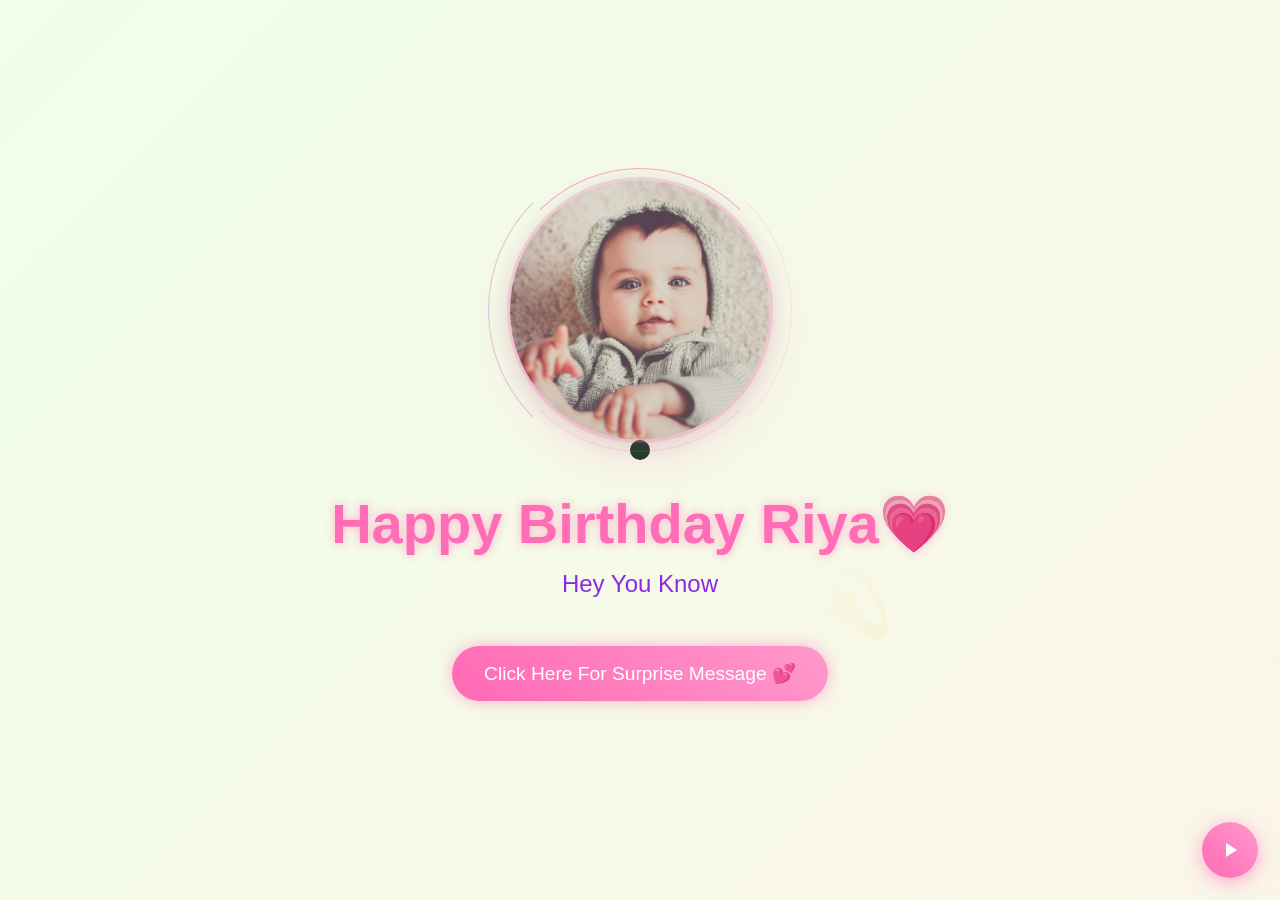
<file: index.html>
<!DOCTYPE html>
<html lang="en">
<head>
    <meta charset="UTF-8">
    <meta name="viewport" content="width=device-width, initial-scale=1.0">
    <title>Happy Birthday</title>
    <script src="https://cdnjs.cloudflare.com/ajax/libs/gsap/3.12.2/gsap.min.js"></script>
    <link rel="stylesheet" href="style.css">
</head>
<body>
    <div class="cursor"> </div>
    <div class="container">

        <div class="birthday-photo-wrapper">
            <img src="d5.jpg" alt="Birthday Photo" class="birthday-photo" />
        </div>

        <h1>Happy Birthday Riya💗</h1>
        <div class="greeting"></div>
        <button class="cta-button">Click Here For Surprise Message 💕</button>
    </div>

    <script src="script.js"></script>
    <script src="music.js"></script>
</body>
</html>
</file>
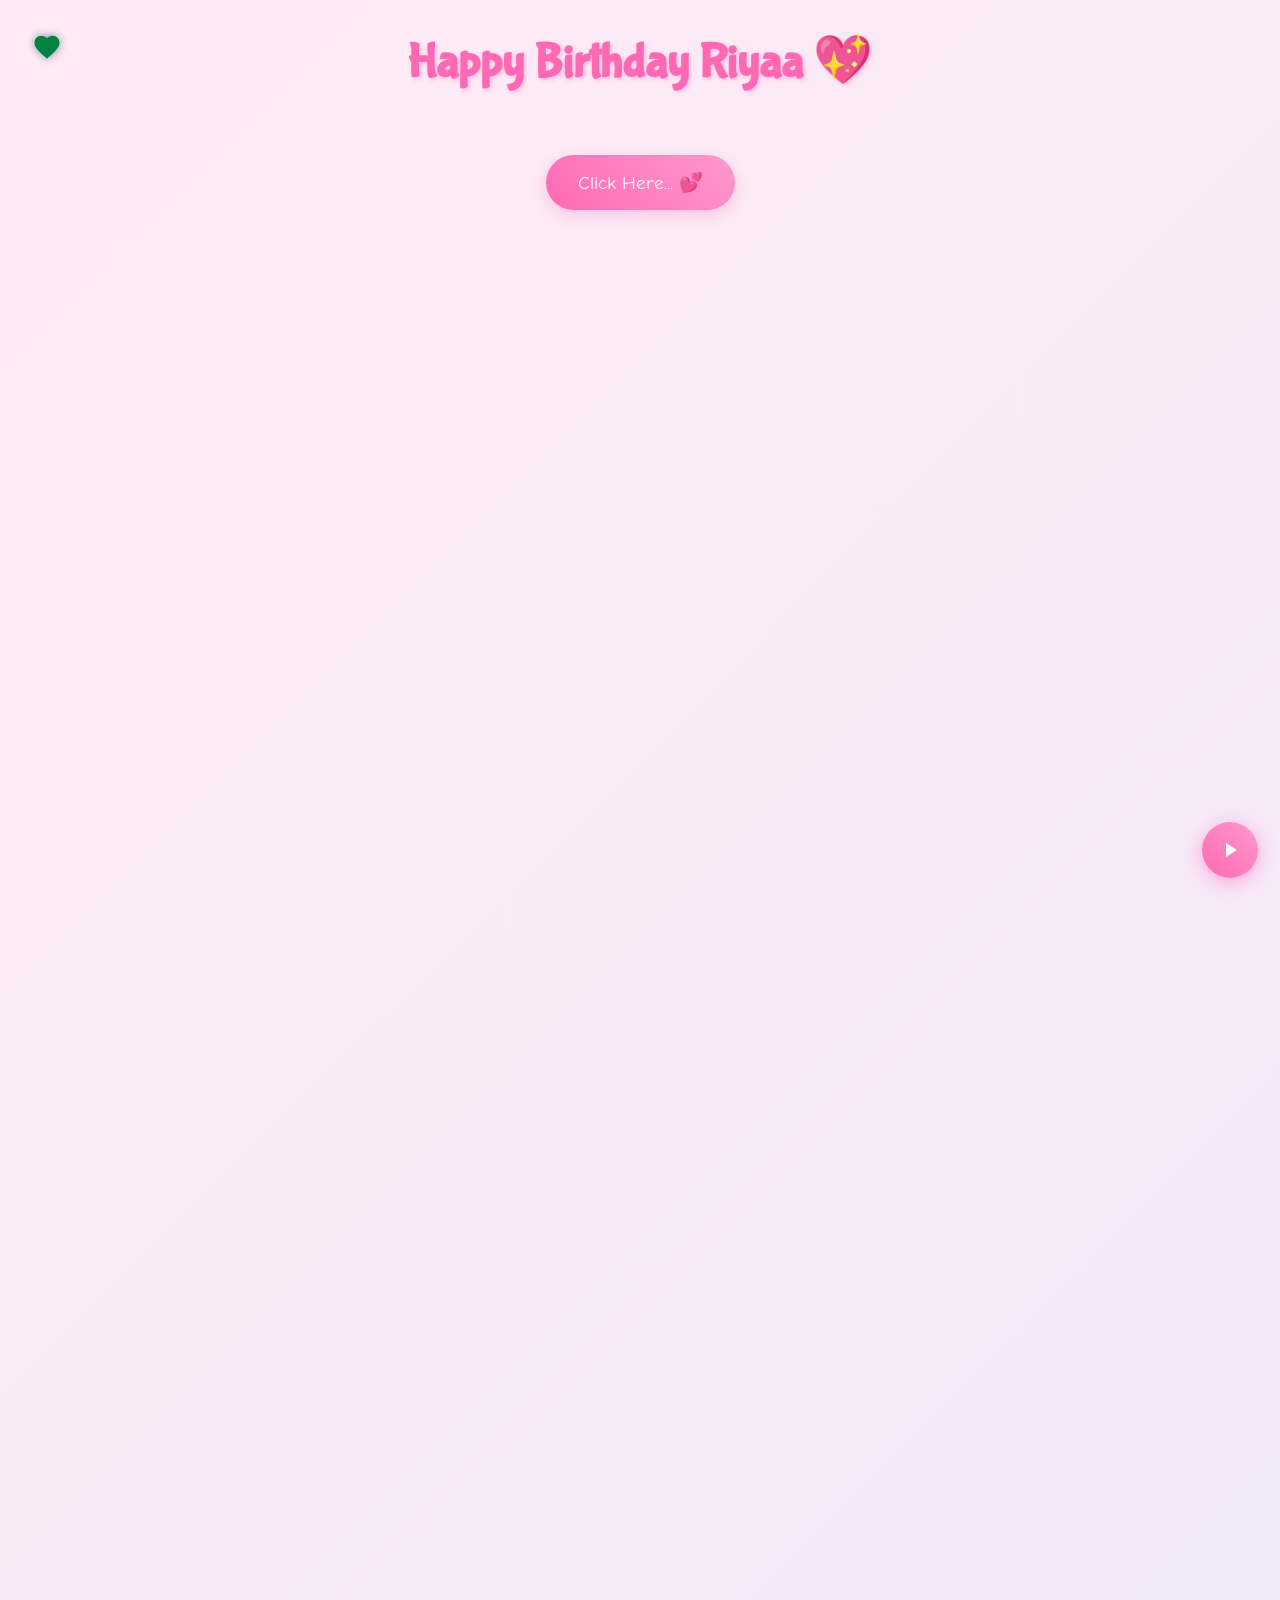
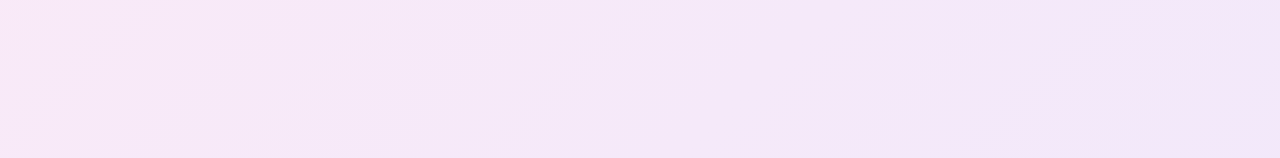
<file: cause.html>
<!DOCTYPE html>
<html lang="en">
<head>
    <meta charset="UTF-8">
    <meta name="viewport" content="width=device-width, initial-scale=1.0">
    <title>Why You're My Best Friend! 💖</title>
    <script src="https://cdnjs.cloudflare.com/ajax/libs/gsap/3.12.2/gsap.min.js"></script>
    <link rel="stylesheet" href="./cause.css">
    <style>
       
    </style>
</head>
<body>
    <div class="custom-cursor">
        <svg viewBox="0 0 24 24">
            <path fill="#ff69b4" d="M12 21.35l-1.45-1.32C5.4 15.36 2 12.28 2 8.5 2 5.42 4.42 3 7.5 3c1.74 0 3.41.81 4.5 2.09C13.09 3.81 14.76 3 16.5 3 19.58 3 22 5.42 22 8.5c0 3.78-3.4 6.86-8.55 11.54L12 21.35z"/>
        </svg>
    </div>

    <div class="container">
        <h1>Happy Birthday Riyaa 💖</h1>
        
        <div id="reasons-container"></div>
        
        <button class="shuffle-button">Click Here... 💕</button>
        <div class="reason-counter"></div>

        <div class="ending-section">
            <div class="teddy-hug">
                <img src="./d1.jpg" alt="Teddy Hug">
            </div>
            <div class="ending-text">You're the BESTEST ! 💖</div>
        </div>
    </div>

    <script src="cause.js">
       
    </script>
    <script src="music.js"></script>
</body>
</html>
</file>
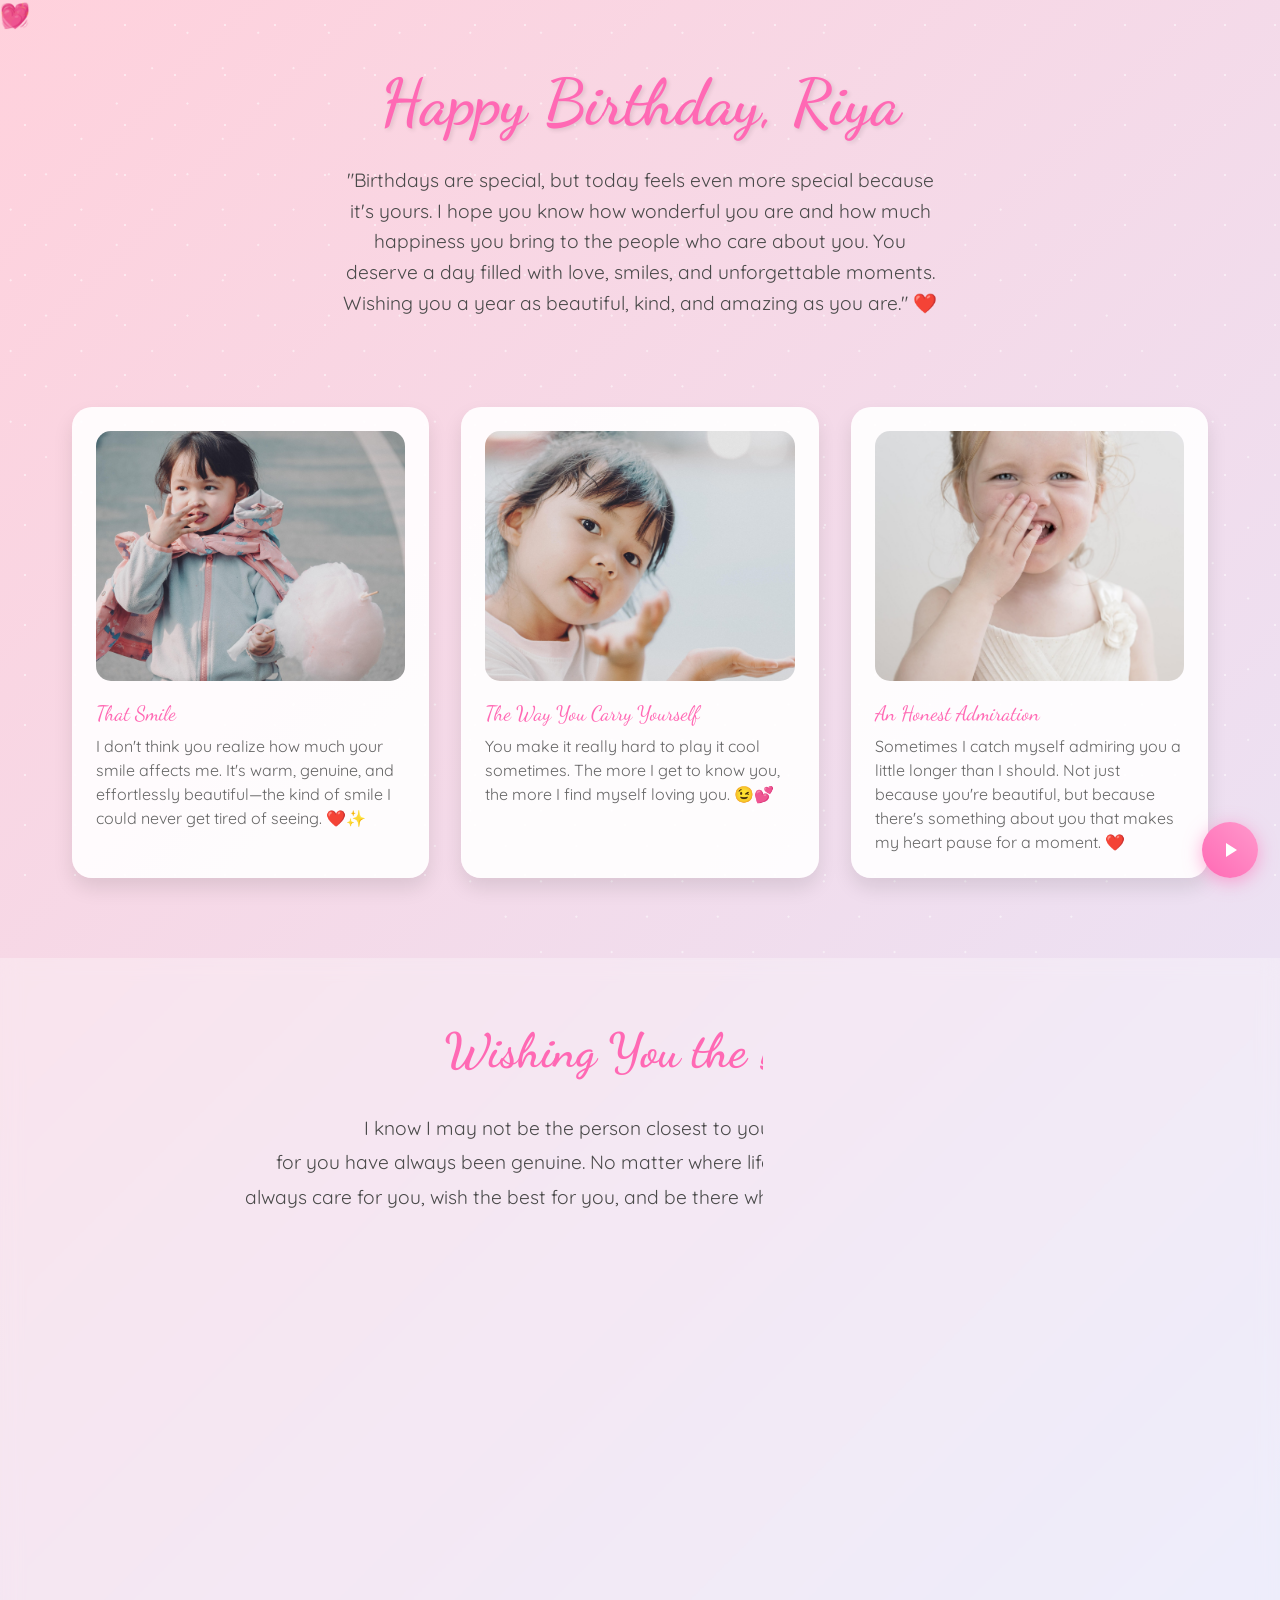
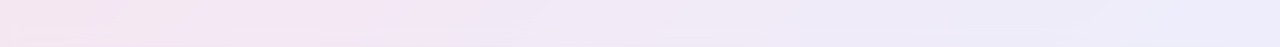
<file: last.html>
<!DOCTYPE html>
<html lang="en">

<head>
    <meta charset="UTF-8">
    <meta name="viewport" content="width=device-width, initial-scale=1.0">
    <title>Happy Birthday, riyaa ✨</title>
    <style>
        @import url('https://fonts.googleapis.com/css2?family=Dancing+Script:wght@700&family=Quicksand:wght@300;400;500;600&display=swap');

        * {
            margin: 0;
            padding: 0;
            box-sizing: border-box;
        }

        body {
            min-height: 100vh;
            background: linear-gradient(135deg,
                    #ffd1dc 0%,
                    #e6e6fa 25%,
                    #ffefd5 50%,
                    #e6e6fa 75%,
                    #ffd1dc 100%);
            background-size: 400% 400%;
            animation: gradientFlow 15s ease infinite;
            font-family: 'Quicksand', sans-serif;
            overflow-x: hidden;
            color: #4a4a4a;
        }

        @keyframes gradientFlow {
            0% {
                background-position: 0% 50%;
            }

            50% {
                background-position: 100% 50%;
            }

            100% {
                background-position: 0% 50%;
            }
        }

        /* Sparkle Effect */
        .magic-sparkles {
            position: fixed;
            top: 0;
            left: 0;
            width: 100%;
            height: 100%;
            pointer-events: none;
            z-index: 1;
        }

        .magic-sparkles::before,
        .magic-sparkles::after {
            content: '';
            position: absolute;
            width: 100%;
            height: 100%;
            background-image: radial-gradient(circle, white 1px, transparent 1px);
            background-size: 50px 50px;
            animation: sparkleLayer 8s linear infinite;
            opacity: 0.5;
        }

        .magic-sparkles::after {
            animation-delay: -4s;
            transform: rotate(45deg);
        }

        @keyframes sparkleLayer {
            0% {
                transform: translateY(0);
            }

            100% {
                transform: translateY(-50px);
            }
        }

        /* Floating Hearts */
        .floating-hearts {
            position: fixed;
            width: 100%;
            height: 100%;
            pointer-events: none;
            z-index: 2;
        }

        .heart {
            position: absolute;
            font-size: 1.5rem;
            color: rgba(255, 105, 180, 0.6);
            animation: floatHeart var(--float-duration, 6s) ease-in-out infinite;
            animation-delay: var(--delay, 0s);
        }

        @keyframes floatHeart {
            0% {
                transform: translate(0, 100vh) rotate(0deg);
            }

            100% {
                transform: translate(var(--translate-x, 0), -100vh) rotate(360deg);
            }
        }

        /* Welcome Section */
        .welcome {
            text-align: center;
            padding: 4rem 2rem 2rem;
            position: relative;
            z-index: 3;
        }

        .welcome h1 {
            font-family: 'Dancing Script', cursive;
            font-size: 4rem;
            color: #ff69b4;
            text-shadow: 2px 2px 4px rgba(0, 0, 0, 0.1);
            animation: fadeInScale 2s ease;
        }

        .welcome p {
            font-size: 1.2rem;
            max-width: 600px;
            margin: 1.5rem auto;
            line-height: 1.6;
            animation: fadeIn 2s ease 0.5s both;
        }

        /* Note Cards (replacing "memories") */
        .memory-container {
            max-width: 1200px;
            margin: 0 auto;
            padding: 2rem;
            display: grid;
            grid-template-columns: repeat(auto-fit, minmax(300px, 1fr));
            gap: 2rem;
            z-index: 3;
            position: relative;
        }

        .memory-card {
            background: rgba(255, 255, 255, 0.9);
            border-radius: 20px;
            padding: 1.5rem;
            box-shadow: 0 10px 20px rgba(0, 0, 0, 0.1);
            transition: all 0.5s cubic-bezier(0.4, 0, 0.2, 1);
            position: relative;
            overflow: hidden;
        }

        .memory-card:hover {
            transform: translateY(-10px) scale(1.02);
            box-shadow: 0 15px 30px rgba(0, 0, 0, 0.15);
        }

        .memory-card::before {
            content: '';
            position: absolute;
            top: 0;
            left: 0;
            width: 100%;
            height: 100%;
            background: linear-gradient(45deg, transparent, rgba(255, 255, 255, 0.4), transparent);
            transform: translateX(-100%);
            transition: 0.5s;
        }

        .memory-card:hover::before {
            transform: translateX(100%);
        }

        .memory-img {
            width: 100%;
            height: 250px;
            object-fit: cover;
            border-radius: 15px;
            margin-bottom: 1rem;
            transition: transform 0.5s ease;
        }

        .memory-card:hover .memory-img {
            transform: scale(1.05);
        }

        .memory-date {
            font-family: 'Dancing Script', cursive;
            color: #ff69b4;
            font-size: 1.3rem;
            margin-bottom: 0.5rem;
        }

        .memory-caption {
            font-size: 1rem;
            line-height: 1.5;
            color: #666;
        }

        /* Final Message Section */
        .final-message {
            text-align: center;
            padding: 4rem 2rem;
            background: rgba(255, 255, 255, 0.3);
            backdrop-filter: blur(10px);
            margin-top: 3rem;
            position: relative;
            z-index: 3;
        }

        .final-message h2 {
            font-family: 'Dancing Script', cursive;
            font-size: 3rem;
            color: #ff69b4;
            margin-bottom: 2rem;
            animation: heartbeat 2s infinite;
        }

        @keyframes heartbeat {

            0%,
            100% {
                transform: scale(1);
            }

            50% {
                transform: scale(1.1);
            }
        }

        .final-message p {
            font-size: 1.2rem;
            max-width: 800px;
            margin: 0 auto 2rem;
            line-height: 1.8;
        }

        .final-message .small-note {
            font-size: 0.95rem;
            color: #888;
            max-width: 600px;
            margin: 0 auto;
            line-height: 1.6;
        }

        .goodbye-btn {
            display: inline-block;
            padding: 1rem 2rem;
            font-size: 1.2rem;
            background: linear-gradient(45deg, #ff69b4, #da70d6);
            color: white;
            border: none;
            border-radius: 50px;
            cursor: pointer;
            text-decoration: none;
            transition: all 0.3s ease;
            box-shadow: 0 5px 15px rgba(255, 105, 180, 0.4);
            animation: float 3s infinite ease-in-out;
        }

        .goodbye-btn:hover {
            transform: translateY(-5px);
            box-shadow: 0 8px 20px rgba(255, 105, 180, 0.6);
        }

        @keyframes float {

            0%,
            100% {
                transform: translateY(0);
            }

            50% {
                transform: translateY(-10px);
            }
        }

        /* Animations */
        @keyframes fadeInScale {
            0% {
                opacity: 0;
                transform: scale(0.8);
            }

            100% {
                opacity: 1;
                transform: scale(1);
            }
        }

        @keyframes fadeIn {
            0% {
                opacity: 0;
            }

            100% {
                opacity: 1;
            }
        }

        /* Custom Scrollbar */
        ::-webkit-scrollbar {
            width: 12px;
        }

        ::-webkit-scrollbar-track {
            background: rgba(255, 255, 255, 0.4);
        }

        ::-webkit-scrollbar-thumb {
            background: linear-gradient(45deg, #ff69b4, #da70d6);
            border-radius: 6px;
        }

        /* Responsive Design */
        @media (max-width: 768px) {
            .welcome h1 {
                font-size: 3rem;
            }

            .memory-container {
                grid-template-columns: 1fr;
            }

            .final-message h2 {
                font-size: 2.5rem;
            }
        }
    </style>
</head>

<body>
    <div class="magic-sparkles"></div>
    <div class="floating-hearts">
        <div class="heart" style="--float-duration: 6s; --delay: 0s; --translate-x: 20px;">💝</div>
        <div class="heart" style="--float-duration: 8s; --delay: 1s; --translate-x: -30px;">💖</div>
        <div class="heart" style="--float-duration: 7s; --delay: 2s; --translate-x: 40px;">💗</div>
        <div class="heart" style="--float-duration: 9s; --delay: 3s; --translate-x: -20px;">💓</div>
        <div class="heart" style="--float-duration: 5s; --delay: 4s; --translate-x: 30px;">💕</div>
    </div>

    <section class="welcome">
        <h1>Happy Birthday, Riya</h1>
        <p>"Birthdays are special, but today feels even more special because it's yours. I hope you know how wonderful you are and how much happiness you bring to the people who care about you. You deserve a day filled with love, smiles, and unforgettable moments. Wishing you a year as beautiful, kind, and amazing as you are." ❤️</p>
    </section>

    <div class="memory-container">
        <div class="memory-card">
            <img src="./d1.jpg" alt="Her smile" class="memory-img">
            <div class="memory-date">That Smile</div>
            <div class="memory-caption">I don't think you realize how much your smile affects me. It's warm, genuine, and effortlessly beautiful—the kind of smile I could never get tired of seeing. ❤️✨
</div>
        </div>
        <div class="memory-card">
            <img src="./d2.jpg" alt="Her energy" class="memory-img">
            <div class="memory-date">The Way You Carry Yourself</div>
            <div class="memory-caption">You make it really hard to play it cool sometimes. The more I get to know you, the more I find myself loving you. 😉💕</div>
        </div>
        <div class="memory-card">
            <img src="./d3.jpg" alt="Her vibe" class="memory-img">
            <div class="memory-date">An Honest Admiration</div>
            <div class="memory-caption">Sometimes I catch myself admiring you a little longer than I should. Not just because you're beautiful, but because there's something about you that makes my heart pause for a moment. ❤️
</div>
        </div>
    </div>

    <section class="final-message">
        <h2>Wishing You the Best</h2>
        <p>I know I may not be the person closest to you, but my feelings <br>
             for you have always been genuine. No matter where life takes us, a part of me 
         will <br> always care for you, wish the best for you, and be there whenever you need someone.🌸<br>
             Some feelings don't fade with time and my admiration for you is one of them.❤️ <br>
<br>
            Whatever this year brings, I hope it's full of good people, good moments, and everything you've been
            wanting for yourself.🌸</p>
        <p>Happy birthday, Riyaa. Here's to you having a year as bright as your smile.✨</p>
        <!-- <p class="small-note">If this ever finds its way to you and you'd like to talk, I'd genuinely love that —
            no pressure either way. 💛</p> -->
        <a href="#" class="goodbye-btn">Take Care 💝</a> <br> <br>
        <a href="#" class="goodbye-btn">Lots Of Loveee 💝</a>
    </section>

    <script src="music.js"></script>
</body>

</html>
</file>
<file: style.css>
* {
    margin: 0;
    padding: 0;
    box-sizing: border-box;
    cursor: none;
}

body {
    min-height: 100vh;
    display: flex;
    flex-direction: column;
    align-items: center;
    justify-content: center;
    background: linear-gradient(-45deg, #fee9f7, #e8f5fe, #fef2e8, #f0ffe8);
    background-size: 400% 400%;
    animation: gradientBG 15s ease infinite;
    font-family: 'Arial Rounded MT Bold', Arial, sans-serif;
    overflow: hidden;
    position: relative;
}

.cursor {
    width: 20px;
    height: 20px;
    background: pink;
    border-radius: 50%;
    position: fixed;
    pointer-events: none;
    mix-blend-mode: difference;
    transition: transform 0.2s;
}

.container {
    text-align: center;
    z-index: 1;
}

h1 {
    font-size: 3.5rem;
    color: #ff69b4;
    text-shadow: 0 0 10px rgba(255, 105, 180, 0.5);
    margin-bottom: 2rem;
    opacity: 0;
}

.greeting {
    font-size: 1.5rem;
    color: #8a2be2;
    margin-bottom: 3rem;
    min-height: 2em;
}

.cta-button {
    padding: 1rem 2rem;
    font-size: 1.2rem;
    background: linear-gradient(45deg, #ff69b4, #ff99cc);
    border: none;
    border-radius: 50px;
    color: white;
    cursor: pointer;
    box-shadow: 0 0 15px rgba(255, 105, 180, 0.5);
    transition: transform 0.3s, box-shadow 0.3s;
    opacity: 0;
}

.cta-button:hover {
    transform: scale(1.1);
    box-shadow: 0 0 25px rgba(255, 105, 180, 0.7);
}

.floating {
    position: absolute;
    pointer-events: none;
    opacity: 0;
}

@keyframes gradientBG {
    0%   { background-position: 0% 50%; }
    50%  { background-position: 100% 50%; }
    100% { background-position: 0% 50%; }
}

/* ── PHOTO DESIGN (aesthetic) ── */
.birthday-photo-wrapper {
    position: relative;
    width: 260px;
    height: 260px;
    margin: 0 auto 2rem;
}

/* outer thin spinning arc */
.birthday-photo-wrapper::before {
    content: '';
    position: absolute;
    inset: -12px;
    border-radius: 50%;
    border: 1.5px solid transparent;
    border-top-color: rgba(255, 105, 180, 0.6);
    border-bottom-color: rgba(255, 105, 180, 0.2);
    animation: arcSpin 7s linear infinite;
}

/* second arc, opposite direction, pink-purple */
.birthday-photo-wrapper::after {
    content: '';
    position: absolute;
    inset: -22px;
    border-radius: 50%;
    border: 1px solid transparent;
    border-left-color: rgba(180, 80, 200, 0.35);
    border-right-color: rgba(255, 105, 180, 0.15);
    animation: arcSpin 12s linear infinite reverse;
}

@keyframes arcSpin {
    from { transform: rotate(0deg); }
    to   { transform: rotate(360deg); }
}

.birthday-photo {
    width: 100%;
    height: 100%;
    object-fit: cover;
    border-radius: 50%;
    display: block;
    box-shadow:
        0 0 0 3px rgba(255, 105, 180, 0.25),
        0 16px 48px rgba(255, 105, 180, 0.2),
        0 4px 24px rgba(0, 0, 0, 0.12);
    animation: subtleFloat 5s ease-in-out infinite;
}

@keyframes subtleFloat {
    0%, 100% { transform: translateY(0px); }
    50%       { transform: translateY(-7px); }
}

@media (max-width: 768px) {
    h1 { font-size: 2rem; }
    .greeting { font-size: 1.2rem; }
    .cta-button { font-size: 1rem; }
    .birthday-photo-wrapper { width: 200px; height: 200px; }
}
</file>
<file: cause.css>
@import url('https://fonts.googleapis.com/css2?family=Bubblegum+Sans&family=Comic+Neue:wght@700&family=Quicksand:wght@500&display=swap');

* {
    margin: 0;
    padding: 0;
    box-sizing: border-box;
    cursor: none;
}

body {
    min-height: 100vh;
    background: linear-gradient(-45deg, #ffe6e6, #e6e6ff, #ffebf5);
    background-size: 400% 400%;
    animation: gradientBG 15s ease infinite;
    font-family: 'Quicksand', sans-serif;
    overflow-x: hidden;
    padding: 2rem;
}

.custom-cursor {
    width: 30px;
    height: 30px;
    position: fixed;
    pointer-events: none;
    z-index: 9999;
    mix-blend-mode: difference;
    transition: transform 0.1s;
}

.custom-cursor svg {
    width: 100%;
    height: 100%;
    filter: drop-shadow(0 0 5px rgba(255, 182, 193, 0.5));
}

.container {
    max-width: 1200px;
    margin: 0 auto;
    text-align: center;
    position: relative;
    z-index: 1;
}

h1 {
    font-family: 'Bubblegum Sans', cursive;
    font-size: 3rem;
    color: #ff69b4;
    text-shadow: 2px 2px 4px rgba(255, 105, 180, 0.3);
    margin-bottom: 2rem;
    animation: bounce 1s ease infinite;
}

.reason-card {
    background: rgba(255, 255, 255, 0.9);
    border-radius: 20px;
    padding: 2rem;
    margin: 1.5rem;
    box-shadow: 0 5px 15px rgba(0, 0, 0, 0.1);
    transition: transform 0.3s, box-shadow 0.3s;
    cursor: pointer;
    position: relative;
    overflow: hidden;
}

.reason-card:hover {
    transform: translateY(-5px);
    box-shadow: 0 8px 25px rgba(255, 105, 180, 0.2);
}

.reason-text {
    font-size: 1.2rem;
    margin-bottom: 1rem;
    position: relative;
    z-index: 2;
}

.gif-overlay {
    position: absolute;
    top: 0;
    left: 0;
    width: 100%;
    height: 100%;
    background: rgba(255, 255, 255, 0.95);
    display: flex;
    align-items: center;
    justify-content: center;
    opacity: 0;
    transition: opacity 0.3s;
    z-index: 1;
}

.reason-card:hover .gif-overlay {
    opacity: 1;
}

.shuffle-button {
    background: linear-gradient(45deg, #ff69b4, #ff99cc);
    border: none;
    border-radius: 50px;
    padding: 1rem 2rem;
    font-size: 1.2rem;
    color: white;
    margin: 2rem 0;
    cursor: pointer;
    transition: transform 0.3s;
    font-family: 'Comic Neue', cursive;
    box-shadow: 0 5px 15px rgba(255, 105, 180, 0.3);
}

.shuffle-button:hover {
    transform: scale(1.1);
}

.floating {
    position: fixed;
    pointer-events: none;
    animation: float 3s ease-in-out infinite;
}

.ending-section {
    margin-top: 4rem;
    padding: 2rem;
    text-align: center;
}

.ending-text {
    font-family: 'Bubblegum Sans', cursive;
    font-size: 2rem;
    color: #ff69b4;
    margin-bottom: 2rem;
    opacity: 0;
    transform: translateY(20px);
}

.teddy-hug {
    width: 200px;
    margin: 0 auto;
    transform: scale(0);
}

@keyframes gradientBG {
    0% { background-position: 0% 50%; }
    50% { background-position: 100% 50%; }
    100% { background-position: 0% 50%; }
}

@keyframes float {
    0%, 100% { transform: translateY(0); }
    50% { transform: translateY(-20px); }
}

@keyframes bounce {
    0%, 100% { transform: translateY(0); }
    50% { transform: translateY(-10px); }
}

@media (max-width: 768px) {
    h1 { font-size: 2rem; }
    .reason-card { margin: 1rem; }
    .reason-text { font-size: 1rem; }
}
.shuffle-button {
    background: linear-gradient(45deg, #ff69b4, #ff99cc);
    border: none;
    border-radius: 50px;
    padding: 1rem 2rem;
    font-size: 1.2rem;
    color: white;
    margin: 2rem 0;
    cursor: pointer;
    transition: all 0.3s;
    font-family: 'Comic Neue', cursive;
    box-shadow: 0 5px 15px rgba(255, 105, 180, 0.3);
}

.shuffle-button.story-mode {
    background: linear-gradient(45deg, #9b6dff, #ff6dc7);
    transform: scale(1.1);
}

.shuffle-button:hover {
    transform: scale(1.1);
}

.shuffle-button.story-mode:hover {
    transform: scale(1.2);
}

.reason-counter {
    font-size: 0.9rem;
    color: #ff69b4;
    margin-top: 1rem;
    opacity: 0.7;
}
</file>
